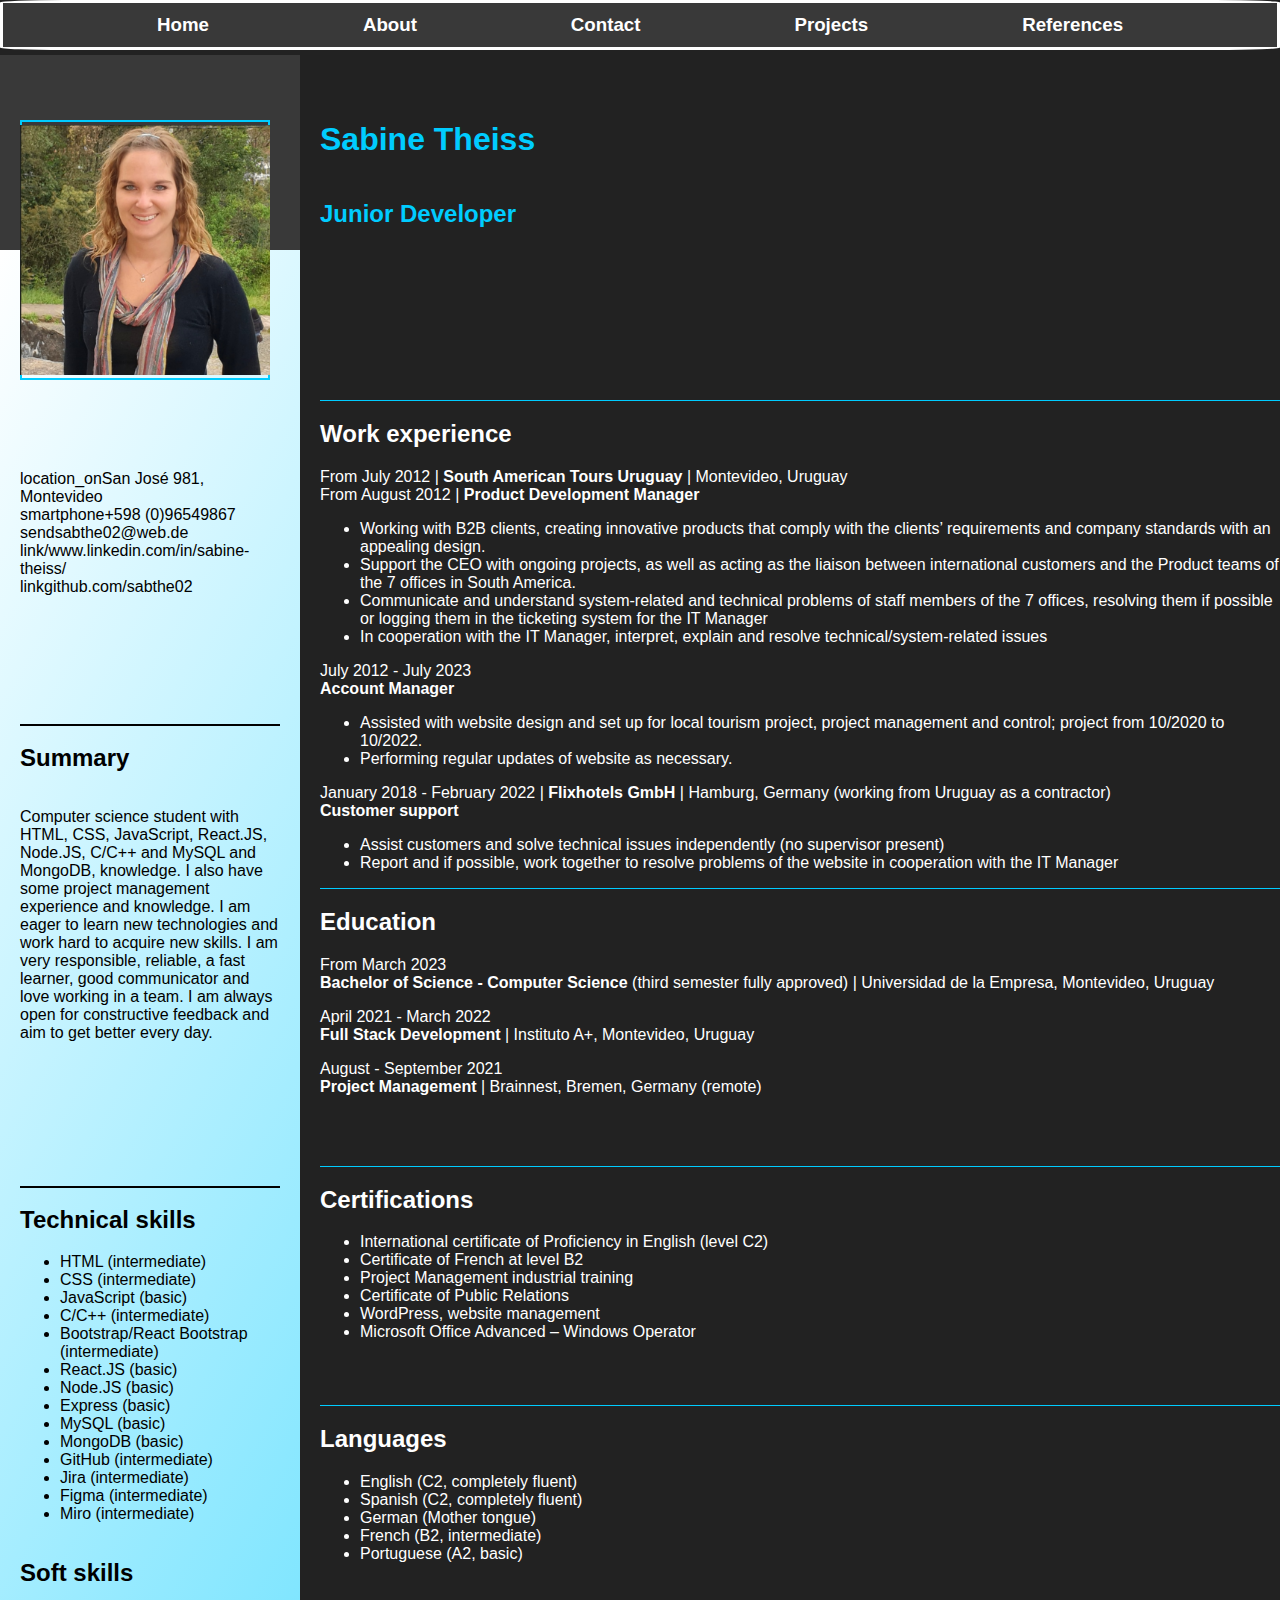
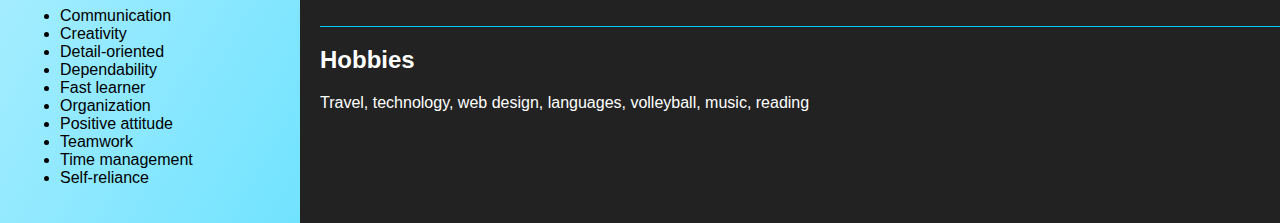
<file: index.html>
<!DOCTYPE html>
<html lang="en">
<head>
    <meta charset="UTF-8">
    <meta name="viewport" content="width=device-width, initial-scale=1.0">
    <title>My Resume</title>
    <link rel = "stylesheet" href = "././Styles/Styles.css">
<!--     <link rel="preconnect" href="https://fonts.googleapis.com">
    <link rel="preconnect" href="https://fonts.gstatic.com" crossorigin>
    <link href="https://fonts.googleapis.com/css2?family=Anta&family=Comfortaa:wght@300..700&family=Libre+Baskerville:ital,wght@0,400;0,700;1,400&display=swap" rel="stylesheet">
    <link rel="stylesheet" href="https://fonts.googleapis.com/css2?family=Material+Symbols+Outlined:opsz,wght,FILL,GRAD@20..48,100..700,0..1,-50..200" /> -->
</head>
<body>
    <div class = "container">
        <div class = "navbar" id = "mouseover">
            <h3 class = "home" onclick = "goToHome()">Home</h3>
            <h3 class = "about" onclick = "goToAbout()">About</h3> 
            <h3 class = "contact" onclick = "goToContact()">Contact</h3> 
            <h3 class = "projects" onclick = "goToProjects()">Projects</h3> 
            <h3 class = "references" onclick = "goToReferences()">References</h3>
        </div>
        <div class = "grey">
        </div>
        <div class = "turquoise gradient-background">
        </div>
        <div class = "title">           
            <div class = "name">
                <h1>Sabine Theiss</h1>
            </div>
            <div class = "occupation">
                <h2>Junior Developer</h2>
            </div>   
        </div>
        <div class = "horizontal-rule one">
        </div> 

        <div class = "image">
            <img class = "portrait" src = "./assets/images/myself.png" alt = "picture of Sabine Theiss"/>
        </div>
        

        <div class = "contact-information">
            <h7><span class="material-symbols-outlined">location_on</span>San José 981, Montevideo</h7>
            <h7><span class="material-symbols-outlined">smartphone</span>+598 (0)96549867</h7>
            <h7><span class="material-symbols-outlined">send</span>sabthe02@web.de</h7>
            <h7><span class="material-symbols-outlined">link</span>/www.linkedin.com/in/sabine-theiss/</h7>
            <h7><span class="material-symbols-outlined">link</span>github.com/sabthe02</h7>
        </div>

        <div class = "horizontal-rule-left one1">
        </div> 

        <div class = "work-experience">
            <h2>Work experience</h2> 
            <p>From July 2012 | <span class = "bold">South American Tours Uruguay</span> | Montevideo, Uruguay
                <br/>From August 2012 | <span class = "bold">Product Development Manager</span>
                <br/>
                <ul>
                    <li>
                        Working with B2B clients, creating innovative products that comply with the clients’ requirements and company standards with an appealing design.
                    </li>
                    <li>
                        Support the CEO with ongoing projects, as well as acting as the liaison between international customers and the Product teams of the 7 offices in South America.
                    </li>
                    <li>
                        Communicate and understand system-related and technical problems of staff members of the 7 offices, resolving them if possible or logging them in the ticketing system for the IT Manager
                    </li>
                    <li>
                        In cooperation with the IT Manager, interpret, explain and resolve technical/system-related issues
                    </li>
                </ul>
            </p>
            <p>July 2012 - July 2023
                <br/><span class = "bold">Account Manager</span>
                <br/>
                    <ul>
                        <li>
                            Assisted with website design and set up for local tourism project, project management and control; project from 10/2020 to 10/2022.
                        </li>
                        <li>
                            Performing regular updates of website as necessary.
                        </li>
                    </ul>
            </p>
                <p>January 2018 - February 2022 | <span class = "bold">Flixhotels GmbH</span> | Hamburg, Germany (working from Uruguay as a contractor)
                    <br/> <span class = "bold">Customer support</span>
                    <br/>
                    <ul>
                        <li>
                            Assist customers and solve technical issues independently (no supervisor present)
                        </li>
                        <li>
                            Report and if possible, work together to resolve problems of the website in cooperation with the IT Manager
                        </li>
                    </ul>
                </p>          
        </div>

        <div class = "summary">
            <h2>Summary</h2>
               <p>
                Computer science student with HTML, CSS, JavaScript, React.JS, Node.JS, C/C++ and MySQL and MongoDB, knowledge. I also have some project management experience and knowledge. I am eager to learn new technologies and work hard to acquire new skills. I am very responsible, reliable, a fast learner, good communicator and love working in a team. I am always open for constructive feedback and aim to get better every day.
               </p>       
       </div>

       <div class = "horizontal-rule-left two1">
    </div> 
        
    <div class = "horizontal-rule two">
    </div> 

        <div class = "education">
            <h2>Education</h2> 
                <p>From March 2023
                <br/><span class = "bold"> Bachelor of Science - Computer Science </span> (third semester fully approved) | Universidad de la Empresa, Montevideo, Uruguay
                </p>
                <p>April 2021 - March 2022
                    <br/><span class = "bold">Full Stack Development </span> | Instituto A+, Montevideo, Uruguay
                </p>
                <p>August - September 2021
                    <br/><span class = "bold">Project Management</span></Project> | Brainnest, Bremen, Germany (remote)
                </p> 
        </div>          

        <div class = "skills">
        
            <div class = "tecnical-skills">
            <h2>Technical skills</h2>
            <ul>
                <li>HTML (intermediate)</li>
                <li>CSS (intermediate)</li>
                <li>JavaScript (basic)</li>
                <li>C/C++ (intermediate)</li>
                <li>Bootstrap/React Bootstrap (intermediate)</li>
                <li>React.JS (basic)</li>
                <li>Node.JS (basic)</li>
                <li>Express (basic)</li>
                <li>MySQL (basic)</li>
                <li>MongoDB (basic)</li>
                <li>GitHub (intermediate)</li>
                <li>Jira (intermediate)</li>
                <li>Figma (intermediate)</li>
                <li>Miro (intermediate)</li>
            </ul>
            </div>

            <div class = "soft-skills">
            <h2>Soft skills</h2>
            <ul>
                <li>Communication</li>
                <li>Creativity</li>
                <li>Detail-oriented</li>                
                <li>Dependability</li>
                <li>Fast learner</li>
                <li>Organization</li>
                <li>Positive attitude</li> 
                <li>Teamwork</li>
                <li>Time management</li>
                <li>Self-reliance</li>
            </ul>
            </div>     
        </div>
        <div class = "horizontal-rule three">
        </div> 
        
        <div class = "certifications">
            <h2>Certifications</h2>
            <ul>
                <li>International certificate of Proficiency in English (level C2)</li>
                <li>Certificate of French at level B2</li>
                <li>Project Management industrial training</li>
                <li>Certificate of Public Relations</li>
                <li>WordPress, website management</li>
                <li>Microsoft Office Advanced – Windows Operator</li>
            </ul>           
        </div>

        <div class = "horizontal-rule four">
        </div> 

        <div class = "languages">
            <h2>Languages</h2>
            <ul>
                <li>English (C2, completely fluent)</li>
                <li>Spanish (C2, completely fluent)</li>
                <li>German (Mother tongue)</li>
                <li>French (B2, intermediate)</li>
                <li>Portuguese (A2, basic)</li>
            </ul>           
        </div>

        <div class = "horizontal-rule five">
        </div> 

        <div class = "hobbies">
            <h2>Hobbies</h2>
                <p>Travel, technology, web design, languages, volleyball, music, reading</p>          
        </div>
    </div>

</body>
<script src="Scripts/Landing.js"></script>
<footer>

</footer>
</div>
</html>
</file>
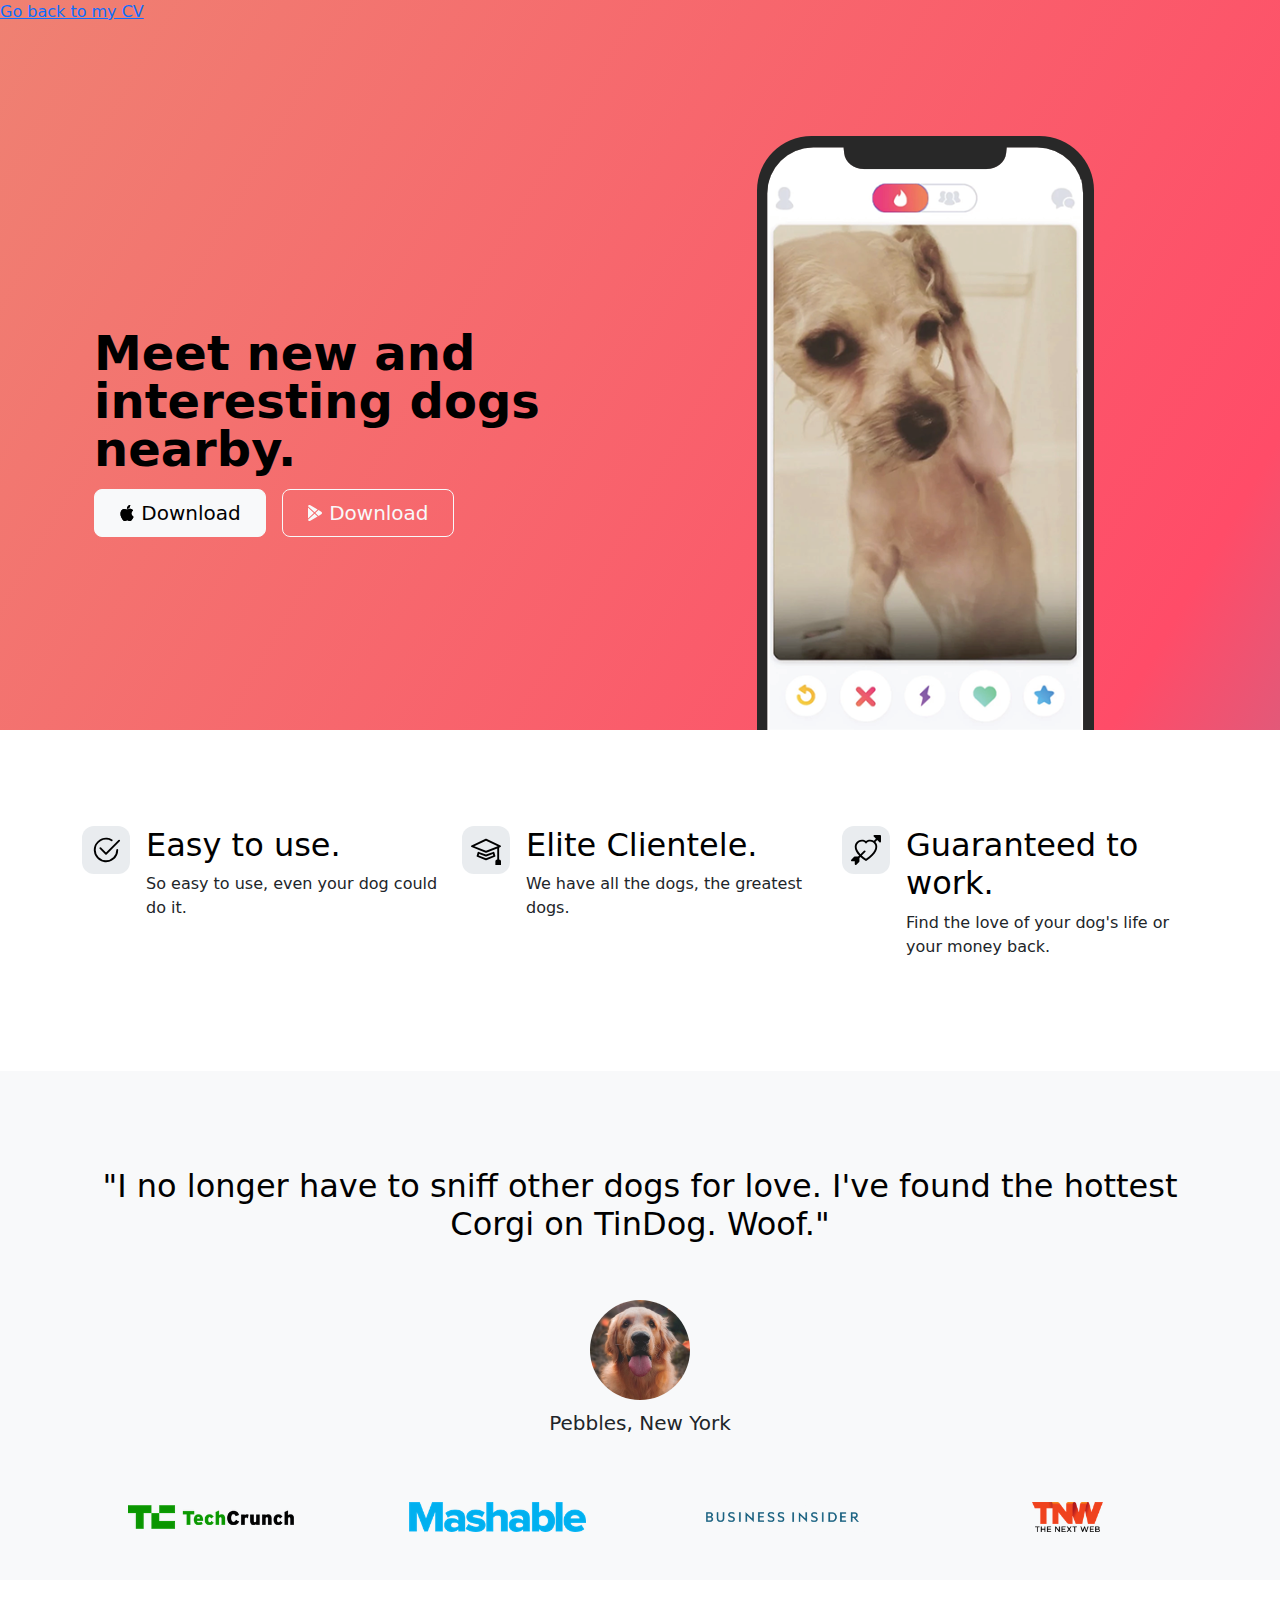
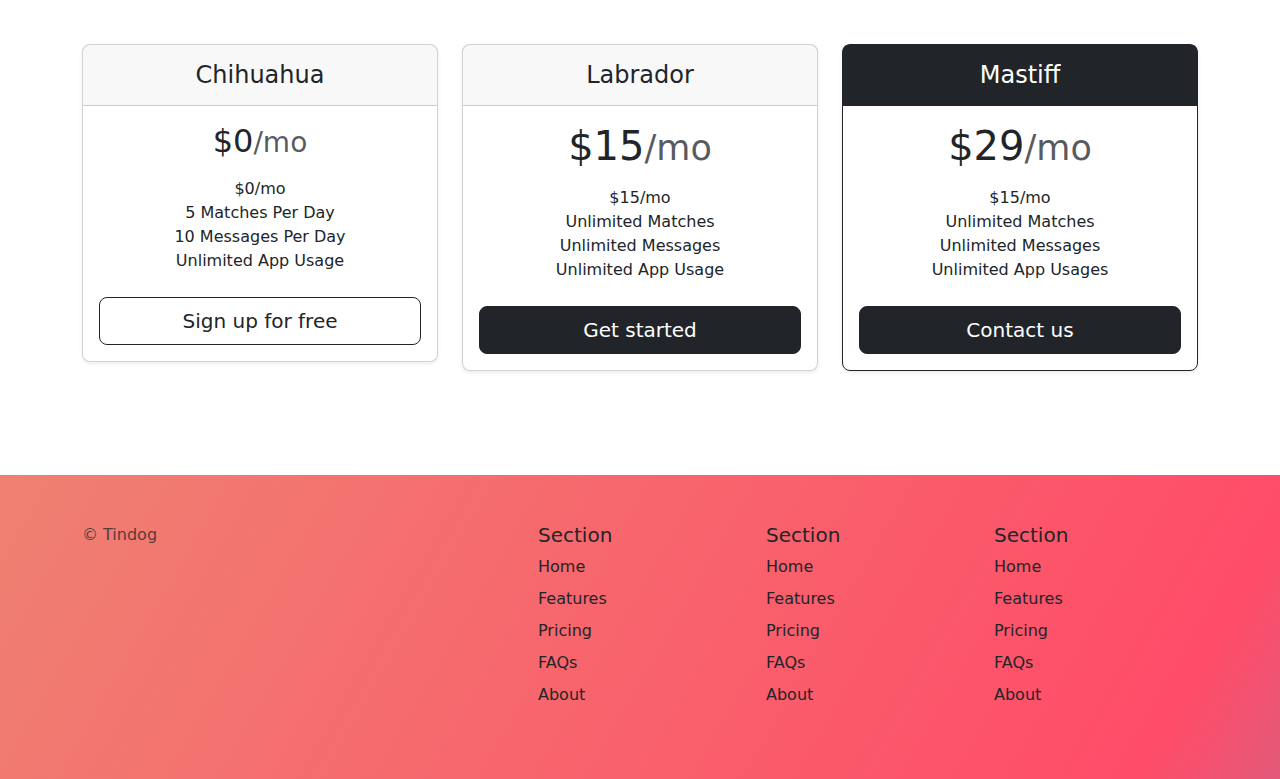
<file: TinDog Project/index.html>
<!DOCTYPE html>
<html lang="en">

<head>
  <meta charset="UTF-8">
  <meta name="viewport" content="width=device-width, initial-scale=1.0">
  <title>TinDog</title>
  <link href="https://cdn.jsdelivr.net/npm/bootstrap@5.3.3/dist/css/bootstrap.min.css" rel="stylesheet" integrity="sha384-QWTKZyjpPEjISv5WaRU9OFeRpok6YctnYmDr5pNlyT2bRjXh0JMhjY6hW+ALEwIH" crossorigin="anonymous">
  <link href="./css/style.css" rel = "stylesheet">
</head>

<body >
  <!-- Title -->
  <section id="title" class="gradient-background">
    <p><a href="../landing.html" class="link-primary">Go back to my CV</a></p>
    <div class="container col-xxl-8 px-4 pt-5">
      <div class="row flex-lg-row-reverse align-items-center g-5 pt-5">
        <div class="col-10 col-sm-8 col-lg-6">
          <img src="./images/iphone.png" class="d-block mx-lg-auto img-fluid" alt="Bootstrap Themes" height="200" loading="lazy">
        </div>
        <div class="col-lg-6">
          <h1 class="display-5 fw-bold text-body-emphasis lh-1 mb-3">Meet new and interesting dogs nearby.</h1>

          <div class="d-grid gap-2 d-md-flex justify-content-md-start">
            <button type="button" class="btn btn-light btn-lg px-4 me-md-2"><svg xmlns="http://www.w3.org/2000/svg" width="16" height="16" fill="currentColor" class="bi bi-apple mb-1" viewBox="0 0 16 16">
                <path d="M11.182.008C11.148-.03 9.923.023 8.857 1.18c-1.066 1.156-.902 2.482-.878 2.516.024.034 1.52.087 2.475-1.258.955-1.345.762-2.391.728-2.43Zm3.314 11.733c-.048-.096-2.325-1.234-2.113-3.422.212-2.189 1.675-2.789 1.698-2.854.023-.065-.597-.79-1.254-1.157a3.692 3.692 0 0 0-1.563-.434c-.108-.003-.483-.095-1.254.116-.508.139-1.653.589-1.968.607-.316.018-1.256-.522-2.267-.665-.647-.125-1.333.131-1.824.328-.49.196-1.422.754-2.074 2.237-.652 1.482-.311 3.83-.067 4.56.244.729.625 1.924 1.273 2.796.576.984 1.34 1.667 1.659 1.899.319.232 1.219.386 1.843.067.502-.308 1.408-.485 1.766-.472.357.013 1.061.154 1.782.539.571.197 1.111.115 1.652-.105.541-.221 1.324-1.059 2.238-2.758.347-.79.505-1.217.473-1.282Z"></path>
                <path d="M11.182.008C11.148-.03 9.923.023 8.857 1.18c-1.066 1.156-.902 2.482-.878 2.516.024.034 1.52.087 2.475-1.258.955-1.345.762-2.391.728-2.43Zm3.314 11.733c-.048-.096-2.325-1.234-2.113-3.422.212-2.189 1.675-2.789 1.698-2.854.023-.065-.597-.79-1.254-1.157a3.692 3.692 0 0 0-1.563-.434c-.108-.003-.483-.095-1.254.116-.508.139-1.653.589-1.968.607-.316.018-1.256-.522-2.267-.665-.647-.125-1.333.131-1.824.328-.49.196-1.422.754-2.074 2.237-.652 1.482-.311 3.83-.067 4.56.244.729.625 1.924 1.273 2.796.576.984 1.34 1.667 1.659 1.899.319.232 1.219.386 1.843.067.502-.308 1.408-.485 1.766-.472.357.013 1.061.154 1.782.539.571.197 1.111.115 1.652-.105.541-.221 1.324-1.059 2.238-2.758.347-.79.505-1.217.473-1.282Z"></path>
              </svg> Download</button>
            <button type="button" class="btn btn-outline-light btn-lg px-4"><svg xmlns="http://www.w3.org/2000/svg" width="16" height="16" fill="currentColor" class="bi bi-google-play mb-1" viewBox="0 0 16 16">
                <path d="M14.222 9.374c1.037-.61 1.037-2.137 0-2.748L11.528 5.04 8.32 8l3.207 2.96 2.694-1.586Zm-3.595 2.116L7.583 8.68 1.03 14.73c.201 1.029 1.36 1.61 2.303 1.055l7.294-4.295ZM1 13.396V2.603L6.846 8 1 13.396ZM1.03 1.27l6.553 6.05 3.044-2.81L3.333.215C2.39-.341 1.231.24 1.03 1.27Z"></path>
              </svg> Download</button>
          </div>
        </div>
      </div>
    </div>
  </section>
  <!-- Features -->
  <section id="features">
    <div class = "container mt-5">
    <div class="row g-4 py-5 row-cols-1 row-cols-lg-3">
      <div class="col d-flex align-items-start">
        <div class="icon-square text-body-emphasis bg-body-secondary d-inline-flex align-items-center justify-content-center fs-4 flex-shrink-0 me-3">
          <img src ="images/check2-circle.svg" alt = "check" height = "30">
        </div>
        <div>
          <h3 class="fs-2 text-body-emphasis">Easy to use.</h3>
          <p>So easy to use, even your dog could do it.</p>
        </div>
      </div>
      <div class="col d-flex align-items-start">
        <div class="icon-square text-body-emphasis bg-body-secondary d-inline-flex align-items-center justify-content-center fs-4 flex-shrink-0 me-3">
          <img src = "images/mortarboard.svg" alt = "graduation hat" height = "30">
        </div>
        <div>
          <h3 class="fs-2 text-body-emphasis">Elite Clientele.</h3>
          <p>We have all the dogs, the greatest dogs.</p>
        </div>
      </div>
      <div class="col d-flex align-items-start">
        <div class="icon-square text-body-emphasis bg-body-secondary d-inline-flex align-items-center justify-content-center fs-4 flex-shrink-0 me-3">
          <img src ="images/arrow-through-heart.svg" alt = "image through heart" height = "30">
        </div>
        <div>
          <h3 class="fs-2 text-body-emphasis">Guaranteed to work.</h3>
          <p>Find the love of your dog's life or your money back.</p>
        </div>
      </div>
    </div>
  </div>
  </section>
  <!-- Testimonial -->
  <section id="testimonial">
    <div class="my-5">
      <div class="p-5 text-center bg-body-tertiary">
        <div class="container py-5">
          <h2 class="text-body-emphasis">"I no longer have to sniff other dogs for love. I've found the hottest Corgi on
            TinDog. Woof."</h2>
          <img class="profile-img mt-5" src="./images/dog-img.jpg" alt="dog image">
          <p class="col-lg-8 mx-auto lead mt-2">
            Pebbles, New York
          </p>
        </div>

        <div class="container">
          <div class="row">
            <div class="col-lg-3 col-sm-12">
              <img src="./images/techcrunch.png" alt="techcrunch" height="30">
            </div>
            <div class="col-lg-3 col-sm-12">
              <img src="./images/mashable.png" alt="mashable" height="30">
            </div>
            <div class="col-lg-3 col-sm-12">
              <img src="./images/bizinsider.png" alt="bizinsider" height="30">
            </div>
            <div class="col-lg-3 col-sm-12">
              <img src="./images/tnw.png" alt="tnw" height="30">
            </div>
          </div>
        </div>
      </div>
    </div>
  </section>
  <!-- Pricing -->
  <section id="pricing">
      
    <div class="container py-3">
        <div class="row row-cols-1 row-cols-md-3 mb-3 text-center">
          <div class="col">
            <div class="card mb-4 rounded-3 shadow-sm">
              <div class="card-header py-3">
                <h4 class="my-0 fw-normal">Chihuahua</h4>
              </div>
              <div class="card-body">
                <h2 class="card-title pricing-card-title">$0<small class="text-body-secondary fw-light">/mo</small></h1>
                <ul class="list-unstyled mt-3 mb-4">
                  <li>$0/mo</li>
                  <li>5 Matches Per Day</li>
                  <li>10 Messages Per Day</li>
                  <li>Unlimited App Usage</li>
                </ul>
                <button type="button" class="w-100 btn btn-lg btn-outline-dark">Sign up for free</button>
              </div>
            </div>
          </div>
          <div class="col">
            <div class="card mb-4 rounded-3 shadow-sm">
              <div class="card-header py-3">
                <h4 class="my-0 fw-normal">Labrador</h4>
              </div>
              <div class="card-body">
                <h1 class="card-title pricing-card-title">$15<small class="text-body-secondary fw-light">/mo</small></h1>
                <ul class="list-unstyled mt-3 mb-4">
                  <li>$15/mo</li>
                  <li>Unlimited Matches</li>
                  <li>Unlimited Messages</li>
                  <li>Unlimited App Usage</li>
                </ul>
                <button type="button" class="w-100 btn btn-lg btn-dark">Get started</button>
              </div>
            </div>
          </div>
          <div class="col">
            <div class="card mb-4 rounded-3 shadow-sm border-dark">
              <div class="card-header py-3 text-bg-dark border-dark">
                <h4 class="my-0 fw-normal">Mastiff</h4>
              </div>
              <div class="card-body">
                <h1 class="card-title pricing-card-title">$29<small class="text-body-secondary fw-light">/mo</small></h1>
                <ul class="list-unstyled mt-3 mb-4">
                  <li>$15/mo</li>
                  <li>Unlimited Matches</li>
                  <li>Unlimited Messages</li>
                  <li>Unlimited App Usages</li>
                </ul>
                <button type="button" class="w-100 btn btn-lg btn-dark">Contact us</button>
              </div>
            </div>
          </div>
        </div>
      </div>
  </section>
 
  <!-- Footer -->
  <section id="contact" class = "gradient-background">
    <div class = "container">
    <footer class="row row-cols-1 row-cols-sm-2 row-cols-md-5 py-5 mt-5">
        <div class="col mb-3">
          <p class="text-body-secondary">© Tindog</p>
        </div>
        <div class="col mb-3"></div>
        <div class="col mb-3">
          <h5>Section</h5>
          <ul class="nav flex-column">
            <li class="nav-item mb-2"><a class="link-dark text-decoration-none" href="#">Home</a></li>
            <li class="nav-item mb-2"><a class="link-dark text-decoration-none" href="#">Features</a></li>
            <li class="nav-item mb-2"><a class="link-dark text-decoration-none" href="#">Pricing</a></li>
            <li class="nav-item mb-2"><a class="link-dark text-decoration-none" href="#">FAQs</a></li>
            <li class="nav-item mb-2"><a class="link-dark text-decoration-none" href="#">About</a></li>
          </ul>
        </div>
        <div class="col mb-3">
          <h5>Section</h5>
          <ul class="nav flex-column">
            <li class="nav-item mb-2"><a class="link-dark text-decoration-none" href="#">Home</a></li>
            <li class="nav-item mb-2"><a class="link-dark text-decoration-none" href="#">Features</a></li>
            <li class="nav-item mb-2"><a class="link-dark text-decoration-none" href="#">Pricing</a></li>
            <li class="nav-item mb-2"><a class="link-dark text-decoration-none" href="#">FAQs</a></li>
            <li class="nav-item mb-2"><a class="link-dark text-decoration-none" href="#">About</a></li>
          </ul>
        </div>
        <div class="col mb-3">
          <h5>Section</h5>
          <ul class="nav flex-column">
            <li class="nav-item mb-2"><a class="link-dark text-decoration-none" href="#">Home</a></li>
            <li class="nav-item mb-2"><a class="link-dark text-decoration-none" href="#">Features</a></li>
            <li class="nav-item mb-2"><a class="link-dark text-decoration-none" href="#">Pricing</a></li>
            <li class="nav-item mb-2"><a class="link-dark text-decoration-none" href="#">FAQs</a></li>
            <li class="nav-item mb-2"><a class="link-dark text-decoration-none" href="#">About</a></li>
          </ul>
        </div>
       </footer>
      </div>  
  </section>
</body> 
  <script src="https://cdn.jsdelivr.net/npm/bootstrap@5.3.3/dist/js/bootstrap.bundle.min.js" integrity="sha384-YvpcrYf0tY3lHB60NNkmXc5s9fDVZLESaAA55NDzOxhy9GkcIdslK1eN7N6jIeHz" crossorigin="anonymous"></script>
</html>
</file>
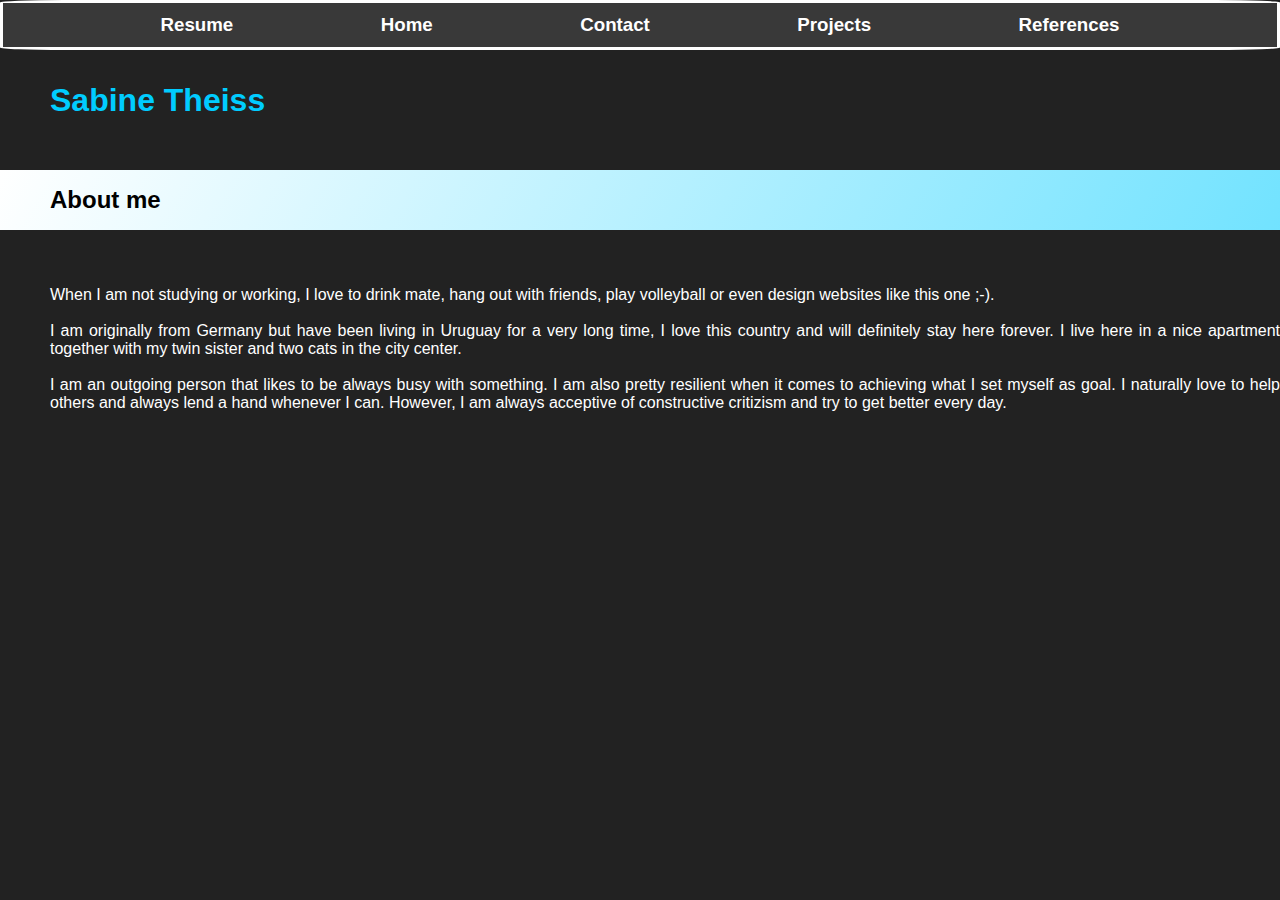
<file: About.html>
<!DOCTYPE html>
<html lang="en">
<head>
    <meta charset="UTF-8">
    <meta name="viewport" content="width=device-width, initial-scale=1.0">
    <title>About</title>
    <link rel = "stylesheet" href = "./Styles/Landing.css">
    <link rel="preconnect" href="https://fonts.googleapis.com">
    <link rel="preconnect" href="https://fonts.gstatic.com" crossorigin>
    <link href="https://fonts.googleapis.com/css2?family=Anta&family=Comfortaa:wght@300..700&family=Libre+Baskerville:ital,wght@0,400;0,700;1,400&display=swap" rel="stylesheet">
    <link rel="stylesheet" href="https://fonts.googleapis.com/css2?family=Material+Symbols+Outlined:opsz,wght,FILL,GRAD@20..48,100..700,0..1,-50..200" />
</head>
<body>
<div class = "container">
    <div class = "navbar" id = "mouseover">
        <h3 class = "resume" onclick = "goToResume()">Resume</h3>
        <h3 class = "home" onclick = "goToHome()">Home</h3> 
        <h3 class = "contact" onclick = "goToContact()">Contact</h3> 
        <h3 class = "projects" onclick = "goToProjects()">Projects</h3>
        <h3 class = "references" onclick = "goToReferences()">References</h3>
    </div>
        <h1 class = "title">Sabine Theiss</h1>
        <h2 class = "intro turquoise gradient-background">About me</h2>
        <p class = "text">When I am not studying or working, I love to drink mate, hang out with friends, play volleyball or even design websites like this one ;-). 
        <br/>
        <br/>
        I am originally from Germany but have been living in Uruguay for a very long time, I love this country and will definitely stay here forever. I live here in a nice apartment together with my twin sister and two cats in the city center.
        <br/>
        <br/>I am an outgoing person that likes to be always busy with something. I am also pretty resilient when it comes to achieving what I set myself as goal. I naturally love to help others and always lend a hand whenever I can. However, I am always acceptive of constructive critizism and try to get better every day.</p>
</div>
<script src="Scripts/Landing.js"></script>
</body>
</html>
</file>
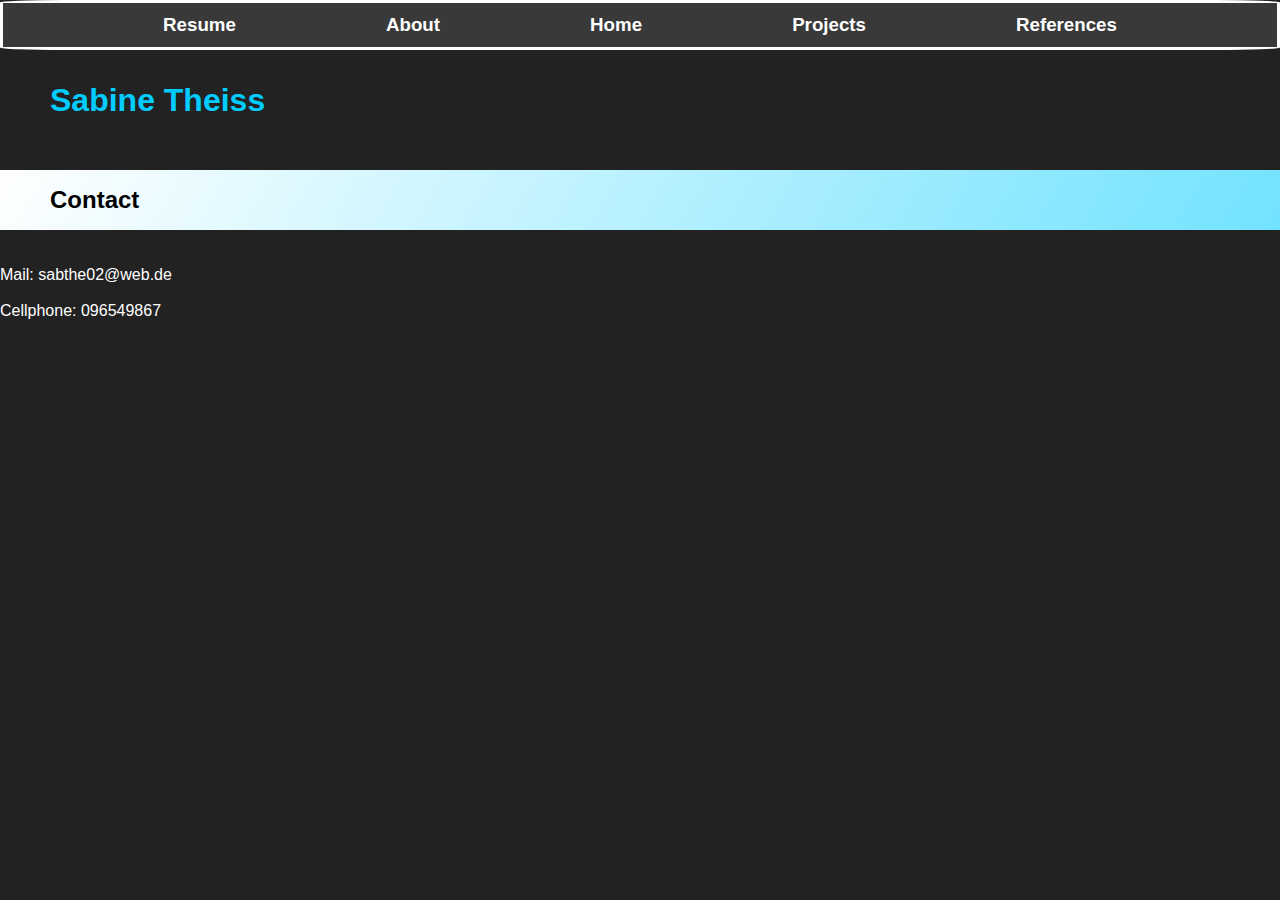
<file: Contact.html>
<!DOCTYPE html>
<html lang="en">
<head>
    <meta charset="UTF-8">
    <meta name="viewport" content="width=device-width, initial-scale=1.0">
    <title>Contact</title>
    <link rel = "stylesheet" href = "./Styles/Landing.css">
    <link rel="preconnect" href="https://fonts.googleapis.com">
    <link rel="preconnect" href="https://fonts.gstatic.com" crossorigin>
    <link href="https://fonts.googleapis.com/css2?family=Anta&family=Comfortaa:wght@300..700&family=Libre+Baskerville:ital,wght@0,400;0,700;1,400&display=swap" rel="stylesheet">
    <link rel="stylesheet" href="https://fonts.googleapis.com/css2?family=Material+Symbols+Outlined:opsz,wght,FILL,GRAD@20..48,100..700,0..1,-50..200" />
</head>
<body>
    <div class = "container">
        <div class = "navbar" id = "mouseover">
            <h3 class = "resume" onclick = "goToResume()">Resume</h3>
            <h3 class = "about" onclick = "goToAbout()">About</h3> 
            <h3 class = "home" onclick = "goToHome()">Home</h3> 
            <h3 class = "projects" onclick = "goToProjects()">Projects</h3> 
            <h3 class = "references" onclick = "goToReferences()">References</h3>
        </div>
            <h1 class = "title">Sabine Theiss</h1>
            <h2 class = "intro turquoise gradient-background">Contact</h2>
            <p>Mail: sabthe02@web.de
            <br/>
            <br/>
            Cellphone: 096549867
            <br/>
            </p>
        </div>
<script src="Scripts/Landing.js"></script>  
</body>
</html>
</file>
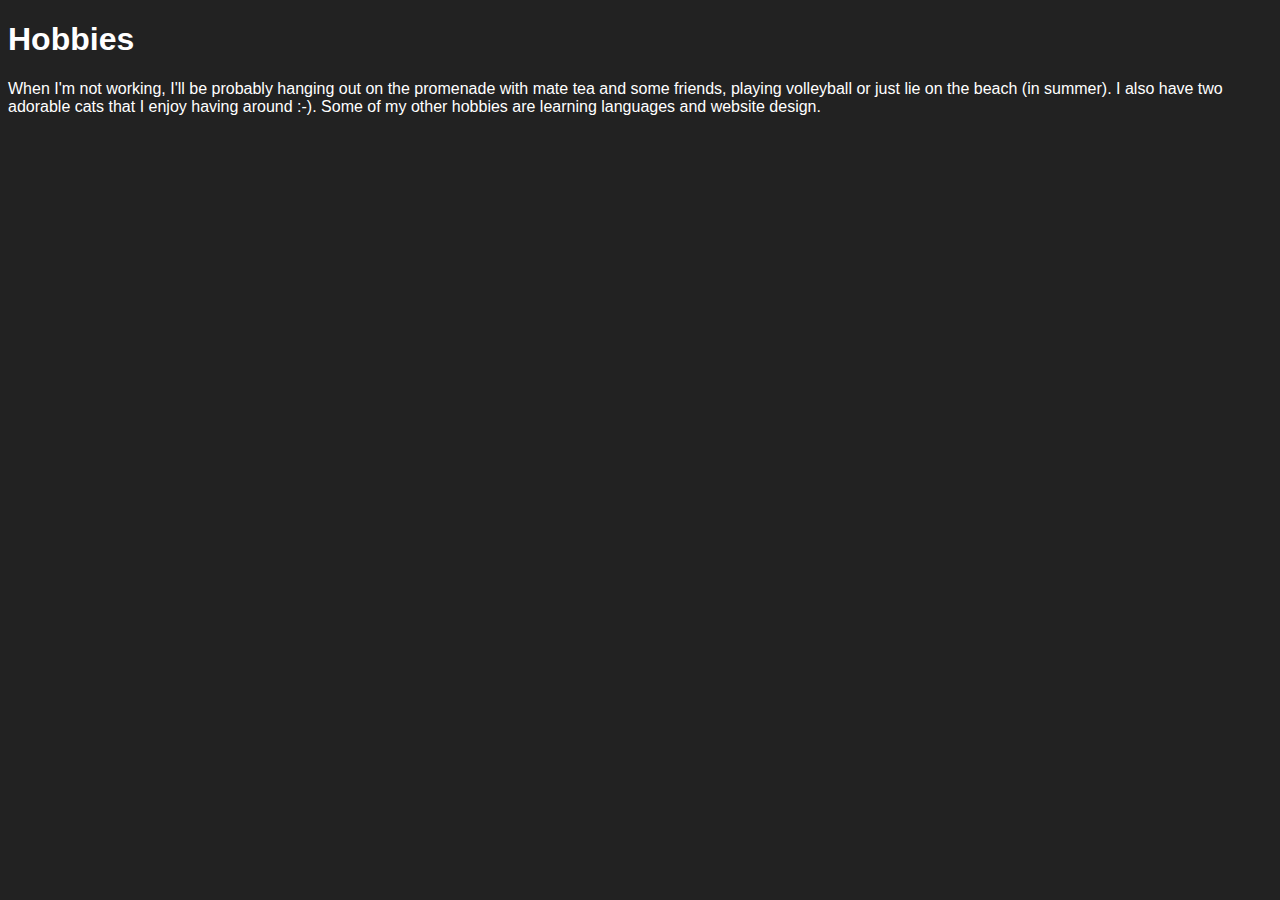
<file: Hobbies.html>
<!DOCTYPE html>
<html lang="en">
<head>
    <meta charset="UTF-8">
    <meta name="viewport" content="width=device-width, initial-scale=1.0">
    <title>Resume</title>
    <link rel = "stylesheet" href = "./Styles.css">
</head>
<body>
    
</body>
</html>
<h1> Hobbies</h1>

<p>When I'm not working, I'll be probably hanging out on the promenade with mate tea and some friends, playing volleyball or just lie on the beach (in summer). I also have two adorable cats that I enjoy having around :-).
    Some of my other hobbies are learning languages and website design.
</p>
</file>
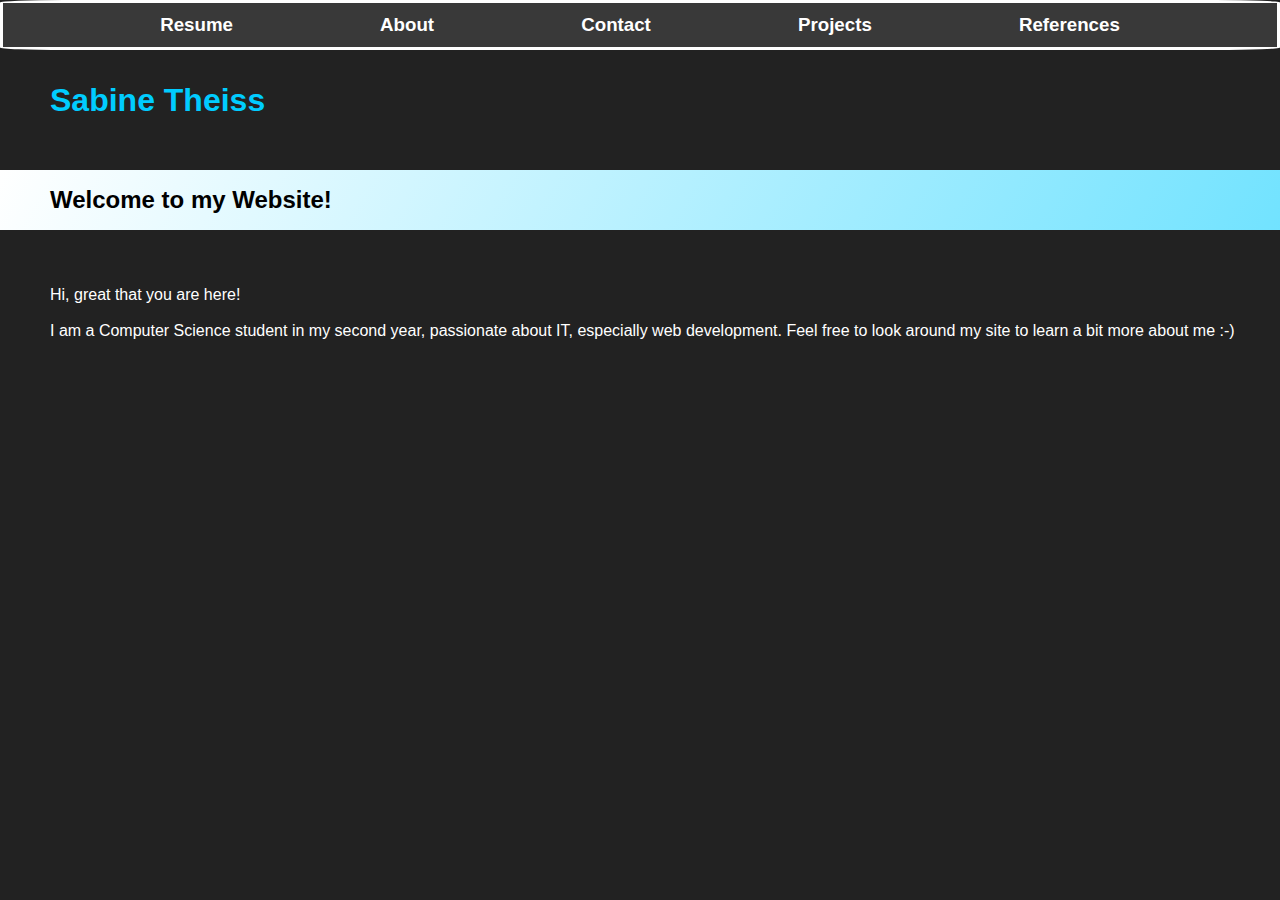
<file: landing.html>
<!DOCTYPE html>
<html lang="en">
<head>
    <meta charset="UTF-8">
    <meta name="viewport" content="width=device-width, initial-scale=1.0">
    <title>Sabine Theiss</title>
    <link rel = "stylesheet" href = "./Styles/Landing.css">
<!--     <link rel="preconnect" href="https://fonts.googleapis.com">
    <link rel="preconnect" href="https://fonts.gstatic.com" crossorigin>
    <link href="https://fonts.googleapis.com/css2?family=Anta&family=Comfortaa:wght@300..700&family=Libre+Baskerville:ital,wght@0,400;0,700;1,400&display=swap" rel="stylesheet"> -->
    <link rel="stylesheet" href="https://fonts.googleapis.com/css2?family=Material+Symbols+Outlined:opsz,wght,FILL,GRAD@20..48,100..700,0..1,-50..200" />
</head>
<body>
    <div class = "container">
        <div class = "navbar" id = "mouseover">
            <h3 class = "resume" onclick = "goToResume()">Resume</h3>
            <h3 class = "about" onclick = "goToAbout()">About</h3> 
            <h3 class = "contact" onclick = "goToContact()">Contact</h3> 
            <h3 class = "projects" onclick = "goToProjects()">Projects</h3> 
            <h3 class = "references" onclick = "goToReferences()">References</h3>
        </div>
            <h1 class = "title">Sabine Theiss</h1>
            <h2 class = "intro turquoise gradient-background">Welcome to my Website!</h2>
            <p class = "text">Hi, great that you are here!
            <br/>
            <br/>
            I am a Computer Science student in my second year, passionate about IT, especially web development. Feel free to look around my site to learn a bit more about me :-)
            </p>
    </div>
    <script src="Scripts/Landing.js"></script>
</body>
</html>
</file>
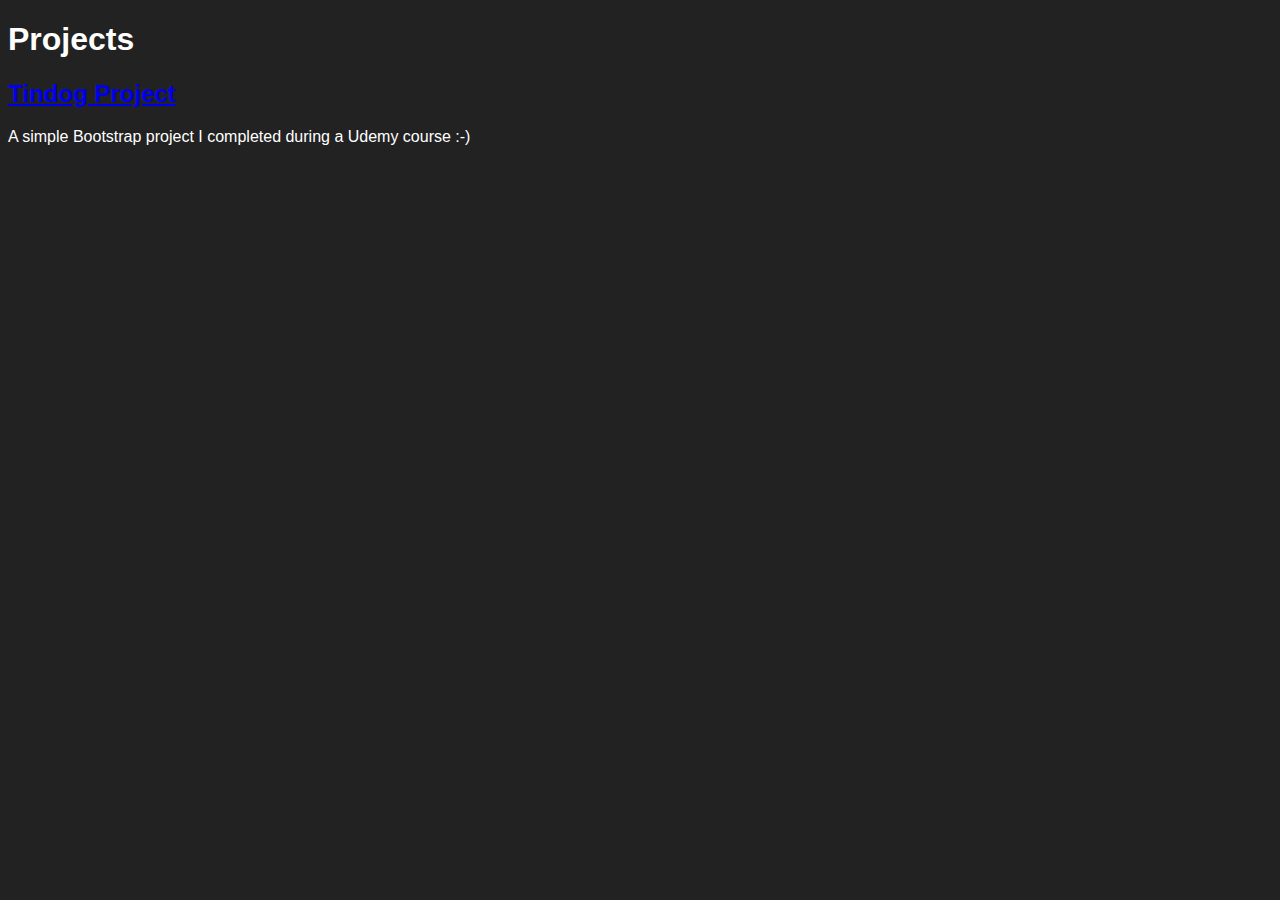
<file: Projects.html>
<!DOCTYPE html>
<html lang="en">
<head>
    <meta charset="UTF-8">
    <meta name="viewport" content="width=device-width, initial-scale=1.0">
    <title>Resume</title>
    <link rel = "stylesheet" href = "./Styles.css">
</head>
<body>
    
</body>
</html>
<h1> Projects</h1>
<h2>
    <a href = "TinDog Project/index.html">Tindog Project</a>
</h2>

<p>
A simple Bootstrap project I completed during a Udemy course :-)
</p>
</file>
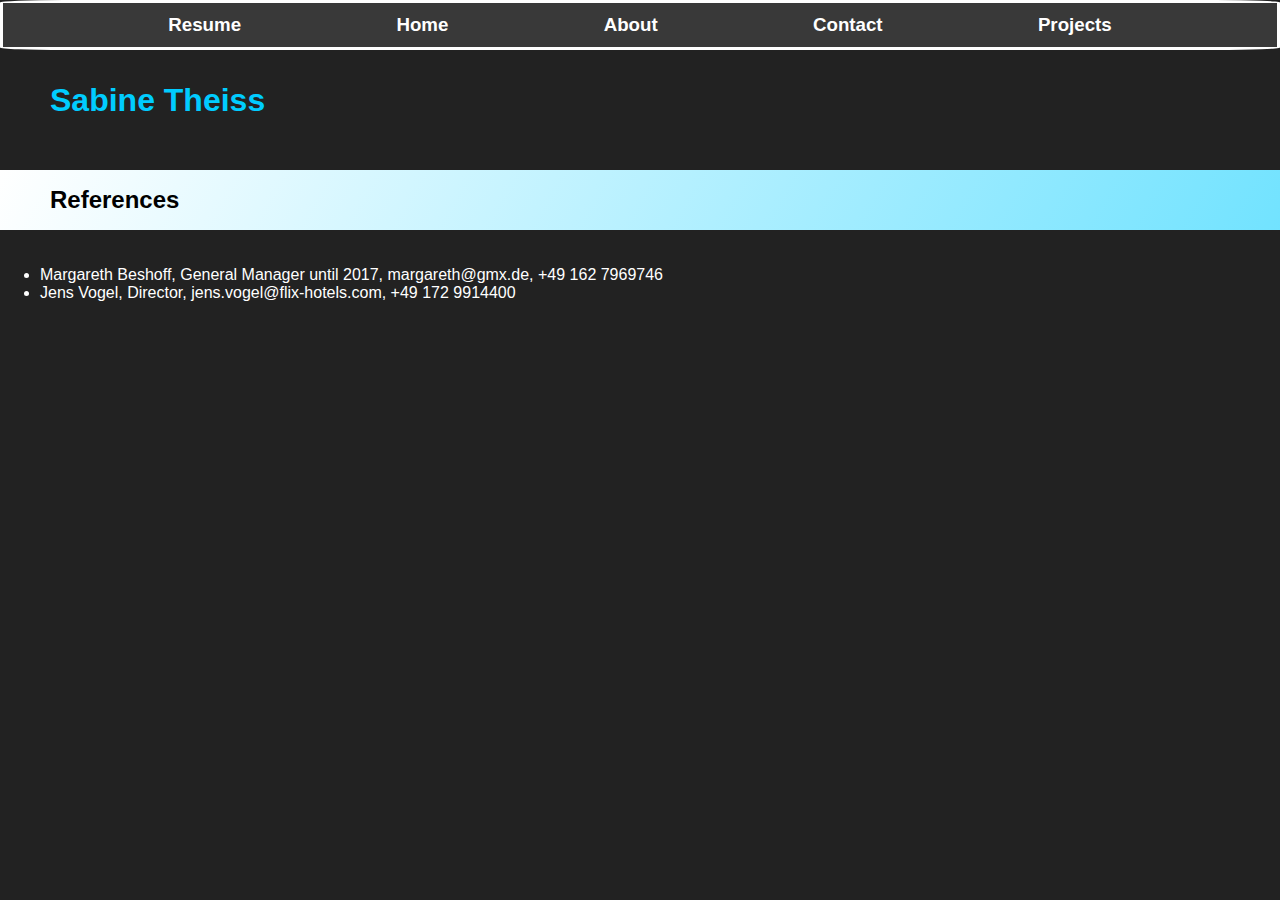
<file: References.html>
<!DOCTYPE html>
<html lang="en">
<head>
    <meta charset="UTF-8">
    <meta name="viewport" content="width=device-width, initial-scale=1.0">
    <title>References</title>
    <link rel = "stylesheet" href = "./Styles/Landing.css">
    <link rel="preconnect" href="https://fonts.googleapis.com">
    <link rel="preconnect" href="https://fonts.gstatic.com" crossorigin>
    <link href="https://fonts.googleapis.com/css2?family=Anta&family=Comfortaa:wght@300..700&family=Libre+Baskerville:ital,wght@0,400;0,700;1,400&display=swap" rel="stylesheet">
    <link rel="stylesheet" href="https://fonts.googleapis.com/css2?family=Material+Symbols+Outlined:opsz,wght,FILL,GRAD@20..48,100..700,0..1,-50..200" />
</head>
<body>
    <div class = "container">
        <div class = "navbar" id = "mouseover">
            <h3 class = "resume" onclick = "goToResume()">Resume</h3>
            <h3 class = "home" onclick = "goToHome()">Home</h3> 
            <h3 class = "about" onclick = "goToAbout()">About</h3> 
            <h3 class = "contact" onclick = "goToContact()">Contact</h3> 
            <h3 class = "projects" onclick = "goToProjects()">Projects</h3> 
        </div>
            <h1 class = "title">Sabine Theiss</h1>
            <h2 class = "intro turquoise gradient-background">References</h2>
            <ul>
                <li>
                Margareth Beshoff, General Manager until 2017, margareth@gmx.de, +49 162 7969746
                </li>
                <li>
                Jens Vogel, Director, jens.vogel@flix-hotels.com, +49 172 9914400
                </li> 
            </ul>   
    </div>
    <script src="Scripts/Landing.js"></script>
</body>
</html>
</file>
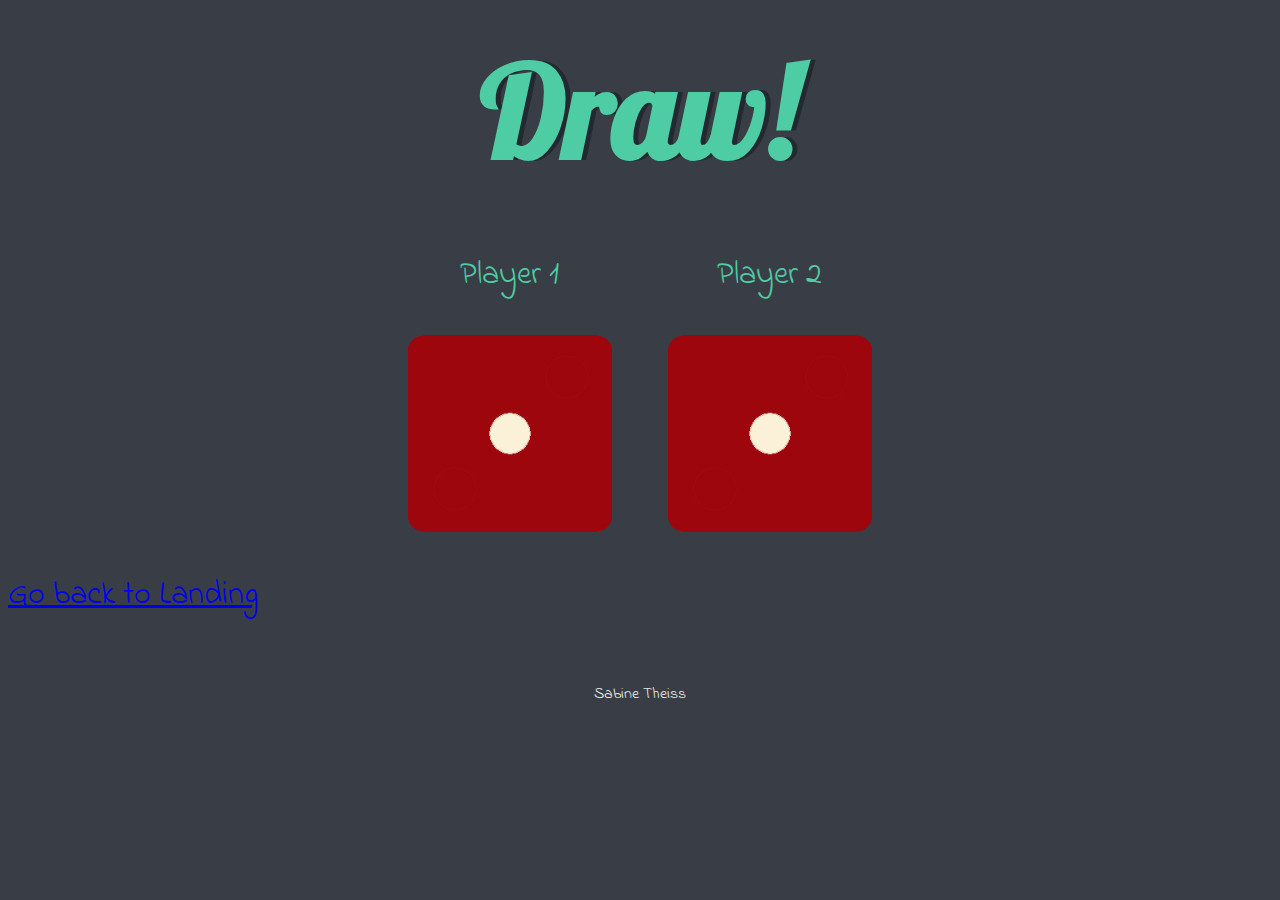
<file: Dice Game Project/dicee.html>
<!DOCTYPE html>
<html lang="en" dir="ltr">
  <head>
    <meta charset="utf-8" />
    <title>Dicee</title>
    <link rel="stylesheet" href="styles.css" />
    <link
      href="https://fonts.googleapis.com/css?family=Indie+Flower|Lobster"
      rel="stylesheet"
    />
  </head>
  <body>
    <div class="container">
      <h1>Refresh Me</h1>
      <div class="dice">
        <p>Player 1</p>
        <img class ="img1" src=""/>
      </div>

      <div class="dice">
        <p>Player 2</p>
        <img class="img2" src=""/>
      </div>
    </div>
    <p><a href="../landing.html" class="link-primary">Go back to Landing</a></p>
    <footer>Sabine Theiss</footer>
    <script src="scripts.js"></script>
  </body>
</html>
</file>
<file: Styles/Styles.css>
html {
    font-family: "Arial", sans-serif;
    font-size: 100%;
    color:white;
    background-color: rgba(0, 0, 0, 0.866);
    box-sizing: border-box;
}


.container {
    height: 100vh;
    display:grid;
    grid-template-columns: 300px auto;
    grid-template-rows: 50px 50px 150px 150px 50px auto auto auto auto auto auto auto auto auto;
    column-gap:20px;
}

body{
    margin: 0px;
    padding: 0px;
    min-height: 100vh;
}


*, *::before, *::after {
    box-sizing:inherit;
}

.navbar {
    display:flex;
    cursor: pointer;
    grid-column-start:1;
    grid-column-end: 3;
    justify-content:space-evenly;
    align-items: center;
    background-color:rgba(74, 74, 74, 0.595);
    border-style: solid;
    border-radius: 5%;
    grid-row-start:1;
    grid-row-end:2;
    
  }

  .navbar * {
    display:flex;
    margin::0px;
    padding:0px;
    
  }

.grey {
    grid-row-start:2;
    margin-top:5px;
    background-color:rgba(74, 74, 74, 0.595);
    height: 300px;
}
.turquoise {
    grid-column-start: 1;
    grid-row-start: 4;
    grid-row-end:17;
    background-color: rgba(146, 233, 255, 0.703);
}

.title {
    display:flex;
    flex-direction:column;
    align-items:left;
    grid-column-start:2;
    grid-row-start:3;
    grid-row-end: 5;
    color:rgb(0, 204, 255);

}

.image {
    grid-column-start: 1;
    grid-row-start: 3;
    grid-row-end: 5;
    display: flex;
    max-width: 250px;
    justify-content: center;
    align-items: center;
    border-style: solid;
    border-width: 2px;
    color:rgb(0, 204, 255);
    margin: 20px;
}

.portrait {
    vertical-align: top;
    max-width: 100%;
    max-height:100%;
    min-width: 250px;
}

.contact-information, .summary, .skills {
    color: black;
    display:flex;
    flex-direction: column;
    margin: 20px;
    justify-content:left;

}

.contact-information {
    grid-row-start: 6;
    grid-column-start:1;
    grid-row-end: 7;
}

.summary {
    grid-column-start:1;
    grid-row-start:7;
    grid-row-end:9;
}

.skills{
    grid-column-start: 1;
    grid-row-start:9;
    grid-row-end: 13;
}
.education, .work-experience {
    grid-column-start:2;

}
.work-experience {
    grid-row-start: 5;
    grid-row-end: 8;

}

.education {
    grid-row-start:8;
    grid-row-end: 9;
}


.certifications{
    grid-column-start:2;
    grid-row-start:9;
    grid-row-end: 10;
}

.languages {
    grid-column-start: 2;
    grid-row-start: 10;
    grid-row-end: 11;
}

.hobbies {
    grid-column-start:2;
    grid-row-start: 11;
    grid-row-end: 13;
}

.bold {
    font-weight:bold;
}

.horizontal-rule {
background-color: rgb(0, 204, 255);
height: 1px;
width:auto;
}

.gradient-background {
    background: linear-gradient(300deg, rgb(0, 204, 255), white);
    background-size: 180% 180%;
    animation: gradient-animation 18s ease infinite;
  }

  @keyframes gradient-animation {
    0% {
      background-position: 0% 50%;
    }
    50% {
      background-position: 100% 50%;
    }
    100% {
      background-position: 0% 50%;
    }
  }

.horizontal-rule-left {
    display:flex;
    justify-content: center;
    margin: 20px;
    background-color: black;
    height: 2px;
    width:auto;
} 

.one1 {
    grid-column-start: 1;
    grid-row-start: 7;
}

.two1 {
    grid-column-start: 1;
    grid-row-start: 9;
}

.one {
    grid-column-start: 2;
    grid-row-start: 5;
}

.two {
    grid-column-start: 2;
    grid-row-start: 8;
}
.three {
    grid-column-start: 2;
    grid-row-start: 9;
}
.four {
    grid-column-start: 2;
    grid-row-start: 10;
}
.five {
    grid-column-start: 2;
    grid-row-start: 11;
}

.footer {
    grid-column-start:1;
    grid-column-end: 3;
    grid-row-start:14;
}
</file>
<file: TinDog Project/css/style.css>
.gradient-background {
  background: linear-gradient(300deg, #00bfff, #ff4c68, #ef8172);
  background-size: 180% 180%;
  animation: gradient-animation 18s ease infinite;
}

@keyframes gradient-animation {
  0% {
    background-position: 0% 50%;
  }
  50% {
    background-position: 100% 50%;
  }
  100% {
    background-position: 0% 50%;
  }
}
.body {
  display:block;
}

.icon-square {
  width: 3rem;
  height: 3rem;
  border-radius: 0.75rem;
}

.profile-img {
  height: 100px;
  border-radius: 50%;
}
</file>
<file: Styles/Landing.css>
html {
    font-family: "Arial", sans-serif;
    font-size: 100%;
    color:white;
    background-color: rgba(0, 0, 0, 0.866);
    box-sizing: border-box;
}


body{
  margin: 0px;
  padding: 0px;
  min-height: 100vh;
}

*, *::before, *::after {
    box-sizing:inherit;
}

.container {
    height: 100vh;
    display:grid;
    grid-template-columns: auto;
    grid-template-rows: 50px 100px 100px auto auto;

    @media (max-width:320px) {
      grid-template-columns: auto 75px;
  
    }
}

.navbar {
  display:flex;
  cursor: pointer;
  justify-content:space-evenly;
  align-items: center;
  background-color:rgba(74, 74, 74, 0.595);
  border-style: solid;
  border-radius: 5%;
  grid-row-start:1;
  grid-row-end:2;
  padding: 10px;

  @media (max-width:450px) {
    flex-direction: column;
    justify-content:right;
    font-size: 70%;
    grid-column-start: 2;
    grid-row-start:2;
    grid-row-end: 5;
    padding: 5px;
    margin: 0px;
  }
}


.navbar * {
  display:flex;
  margin::0px;
  padding:0px;
  
  
}


.gradient-background {
    background: linear-gradient(300deg, rgb(0, 204, 255), white);
    background-size: 180% 180%;
    animation: gradient-animation 18s ease infinite;
    padding-left:50px;

    @media (max-width:450px) {
     padding-left:10px;
    }
}

  @keyframes gradient-animation {
    0% {
      background-position: 0% 50%;
    }
    50% {
      background-position: 100% 50%;
    }
    100% {
      background-position: 0% 50%;
    }
  }

    .title {
        color: rgb(0, 204, 255);
        grid-row-start 2;
        padding-left:50px;
        display:flex;
        align-items: center;

        @media (max-width:450px) {
          padding-left:10px;
          grid-row-start:1;
          grid-row-end: 3;
         }
    }

    .intro {
        display:flex;
        align-items: center;
        grid-row-start: 3;
        color:black;
        padding-left:50px;

        @media (max-width:320px) {
          padding:10px;
         }
    }
    .text {
        grid-row-start: 4;
        grid-row-end: 5;
        padding-top:20px;
        display:flex; 
        align-content:space-around;
        text-align: justify;
        padding-left:50px;

        @media (max-width:450px) {
          padding:10px;
         } 
    }
</file>
<file: Styles.css>
html {
    font-family: "Anta", sans-serif;
    color:white;
    background-color: rgba(0, 0, 0, 0.866);
}
.container {
    height: 100vh;
    display:grid;
    grid-template-columns: 300px auto;
    grid-template-rows: 50px 150px 150px 50px auto auto auto auto auto auto auto auto auto auto auto auto;
    column-gap:20px;
}

.grey {
    background-color:rgba(74, 74, 74, 0.595);
    height: 300px;
}
.turquoise {
    grid-column-start: 1;
    grid-row-start: 3;
    grid-row-end:16;
    background-color: rgba(146, 233, 255, 0.703);
}

.title {
    display:flex;
    flex-direction:column;
    align-items:center;
    grid-column-start:2;
    grid-row-start:2;
    grid-row-end: 3;
    color:rgb(0, 204, 255);

}

.image {
    grid-column-start: 1;
    grid-row-start: 2;
    grid-row-end: 4;
    display: flex;
    max-width: 250px;
    justify-content: center;
    align-items: center;
    border-style: solid;
    border-width: 2px;
    color:rgb(0, 204, 255);
    margin: 20px;
}

.portrait {
    vertical-align: top;
    max-width: 100%;
    max-height:100%;
    min-width: 150px;
   
}

.contact-information, .summary, .skills {
    color: black;
    display:flex;
    flex-direction: column;
    margin: 20px;
    justify-content:left;

}

.contact-information {
    grid-row-start: 5;
    grid-column-start:1;
    grid-row-end: 6;
}

.summary {
    grid-column-start:1;
    grid-row-start:6;
    grid-row-end:7;
}

.skills{
    grid-column-start: 1;
    grid-row-start:7;
    grid-row-end: 12;
}
.education, .work-experience {
    grid-column-start:2;

}
.work-experience {
    grid-row-start: 4;
    grid-row-end: 7;

}

.education {
    grid-row-start:7;
    grid-row-end: 8;
}


.certifications{
    grid-column-start:2;
    grid-row-start:8;
    grid-row-end: 10;
}

.languages {
    grid-column-start: 2;
    grid-row-start: 10;
    grid-row-end: 12;
}

.hobbies {
    grid-column-start:2;
    grid-row-start: 12;
    grid-row-end: 13;
}

.bold {
    font-weight:bold;
}

.horizontal-rule {
background-color: rgb(0, 204, 255);
height: 1px;
width:auto;
}

.gradient-background {
    background: linear-gradient(300deg, rgb(0, 204, 255), white);
    background-size: 180% 180%;
    animation: gradient-animation 18s ease infinite;
  }

  @keyframes gradient-animation {
    0% {
      background-position: 0% 50%;
    }
    50% {
      background-position: 100% 50%;
    }
    100% {
      background-position: 0% 50%;
    }
  }

.horizontal-rule-left {
    display:flex;
    justify-content: center;
    margin: 20px;
    background-color: black;
    height: 2px;
    width:auto;
} 

.one1 {
    grid-column-start: 1;
    grid-row-start: 6;
}

.two1 {
    grid-column-start: 1;
    grid-row-start: 7;
}

.one {
    grid-column-start: 2;
    grid-row-start: 4;
}

.two {
    grid-column-start: 2;
    grid-row-start: 7;
}
.three {
    grid-column-start: 2;
    grid-row-start: 8;
}
.four {
    grid-column-start: 2;
    grid-row-start: 10;
}
.five {
    grid-column-start: 2;
    grid-row-start: 12;
}

.links {
    display: flex;
    gap: 20px;
    justify-content: center;
    grid-column-start: 1;
    grid-column-end: 3;
    grid-row-start: 15;

}
.footer {
    grid-column-start:1;
    grid-column-end: 3;
    grid-row-start:16;
}
</file>
<file: Dice Game Project/styles.css>
.container {
  width: 70%;
  margin: auto;
  text-align: center;
}

.dice {
  text-align: center;
  display: inline-block;

}

body {
  background-color: #393E46;
}

h1 {
  margin: 30px;
  font-family: 'Lobster', cursive;
  text-shadow: 5px 0 #232931;
  font-size: 8rem;
  color: #4ECCA3;
}

p {
  font-size: 2rem;
  color: #4ECCA3;
  font-family: 'Indie Flower', cursive;
}

img {
  width: 80%;
}

footer {
  margin-top: 5%;
  color: #EEEEEE;
  text-align: center;
  font-family: 'Indie Flower', cursive;

}
</file>
